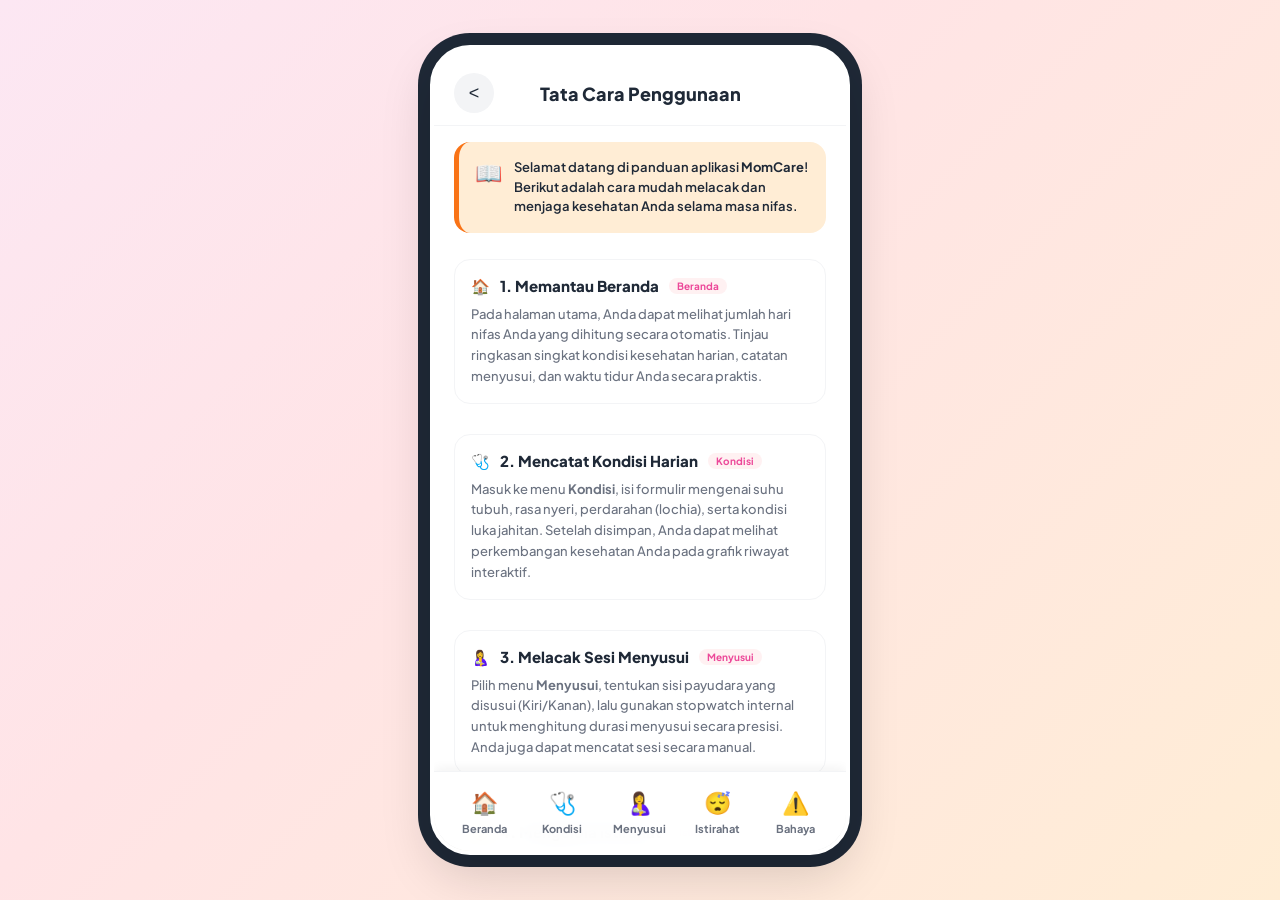
<file: MomsCare-main/MomsCare-main/panduan.html>
<!DOCTYPE html>
<html lang="id">
<head>
  <meta charset="UTF-8" />
  <meta name="viewport" content="width=device-width, initial-scale=1.0" />
  <title>MomCare – Panduan Penggunaan</title>
  <link rel="preconnect" href="https://fonts.googleapis.com" />
  <link href="https://fonts.googleapis.com/css2?family=Plus+Jakarta+Sans:wght@400;500;600;700;800&display=swap" rel="stylesheet" />
  <link rel="stylesheet" href="css/style.css" />
  <style>
    .guide-step-card {
      background: var(--white);
      border-radius: var(--radius-card);
      padding: 16px;
      margin-bottom: 12px;
      border: 1.5px solid var(--gray-light);
      display: flex;
      flex-direction: column;
      gap: 8px;
    }
    .guide-step-title {
      font-size: 15px;
      font-weight: 800;
      color: var(--gray-dark);
      display: flex;
      align-items: center;
      gap: 10px;
    }
    .guide-step-desc {
      font-size: 13px;
      color: var(--gray-medium);
      line-height: 1.6;
      font-weight: 500;
    }
    .guide-badge {
      display: inline-block;
      background: var(--pink-bg);
      color: var(--pink-primary);
      padding: 2px 8px;
      border-radius: 8px;
      font-size: 10px;
      font-weight: 700;
    }
  </style>
</head>
<body>

  <div class="phone-frame">
    <!-- Header -->
    <header class="app-header">
      <button class="header-back-btn" onclick="window.location.href='profil.html'">&lt;</button>
      <span class="header-title-text" style="margin-right:40px;">Tata Cara Penggunaan</span>
    </header>

    <!-- App Content Wrapper -->
    <div class="app-content">
      
      <div class="tip-banner" style="margin-bottom: 8px;">
        <span class="tip-icon">📖</span>
        <div class="tip-text">
          Selamat datang di panduan aplikasi <strong>MomCare</strong>! Berikut adalah cara mudah melacak dan menjaga kesehatan Anda selama masa nifas.
        </div>
      </div>

      <!-- Step 1: Dashboard -->
      <div class="guide-step-card">
        <div class="guide-step-title">
          <span>🏠</span>
          <span>1. Memantau Beranda</span>
          <span class="guide-badge">Beranda</span>
        </div>
        <p class="guide-step-desc">
          Pada halaman utama, Anda dapat melihat jumlah hari nifas Anda yang dihitung secara otomatis. Tinjau ringkasan singkat kondisi kesehatan harian, catatan menyusui, dan waktu tidur Anda secara praktis.
        </p>
      </div>

      <!-- Step 2: Kondisi Diri -->
      <div class="guide-step-card">
        <div class="guide-step-title">
          <span>🩺</span>
          <span>2. Mencatat Kondisi Harian</span>
          <span class="guide-badge">Kondisi</span>
        </div>
        <p class="guide-step-desc">
          Masuk ke menu <strong>Kondisi</strong>, isi formulir mengenai suhu tubuh, rasa nyeri, perdarahan (lochia), serta kondisi luka jahitan. Setelah disimpan, Anda dapat melihat perkembangan kesehatan Anda pada grafik riwayat interaktif.
        </p>
      </div>

      <!-- Step 3: Menyusui -->
      <div class="guide-step-card">
        <div class="guide-step-title">
          <span>🤱</span>
          <span>3. Melacak Sesi Menyusui</span>
          <span class="guide-badge">Menyusui</span>
        </div>
        <p class="guide-step-desc">
          Pilih menu <strong>Menyusui</strong>, tentukan sisi payudara yang disusui (Kiri/Kanan), lalu gunakan stopwatch internal untuk menghitung durasi menyusui secara presisi. Anda juga dapat mencatat sesi secara manual.
        </p>
      </div>

      <!-- Step 4: Istirahat -->
      <div class="guide-step-card">
        <div class="guide-step-title">
          <span>😴</span>
          <span>4. Mengelola Istirahat</span>
          <span class="guide-badge">Istirahat</span>
        </div>
        <p class="guide-step-desc">
          Aktifkan timer istirahat di menu <strong>Istirahat</strong> ketika Anda bersiap tidur. Ini membantu Anda memastikan tubuh mendapatkan tidur yang cukup untuk mempercepat penyembuhan rahim dan memicu produksi ASI.
        </p>
      </div>

      <!-- Step 5: Tanda Bahaya -->
      <div class="guide-step-card">
        <div class="guide-step-title">
          <span>⚠️</span>
          <span>5. Edukasi Tanda Bahaya</span>
          <span class="guide-badge">Bahaya</span>
        </div>
        <p class="guide-step-desc">
          Pelajari 6 gejala bahaya nifas di menu <strong>Bahaya</strong>. Jika salah satu indikator kondisi kesehatan Anda dinilai berbahaya, banner peringatan merah akan muncul di Beranda Anda. Gunakan tombol darurat untuk segera menelepon medis.
        </p>
      </div>

    </div>

    <!-- Bottom Navigation Bar (5 Icons Style) -->
    <nav class="bottom-nav">
      <a href="dashboard.html" class="nav-item-btn">
        <span class="nav-item-icon">🏠</span>
        <span class="nav-item-label">Beranda</span>
      </a>
      <a href="kondisi.html" class="nav-item-btn">
        <span class="nav-item-icon">🩺</span>
        <span class="nav-item-label">Kondisi</span>
      </a>
      <a href="menyusui.html" class="nav-item-btn">
        <span class="nav-item-icon">🤱</span>
        <span class="nav-item-label">Menyusui</span>
      </a>
      <a href="istirahat.html" class="nav-item-btn">
        <span class="nav-item-icon">😴</span>
        <span class="nav-item-label">Istirahat</span>
      </a>
      <a href="bahaya.html" class="nav-item-btn">
        <span class="nav-item-icon">⚠️</span>
        <span class="nav-item-label">Bahaya</span>
      </a>
    </nav>
  </div>

  <script src="js/api.js"></script>
</body>
</html>
</file>
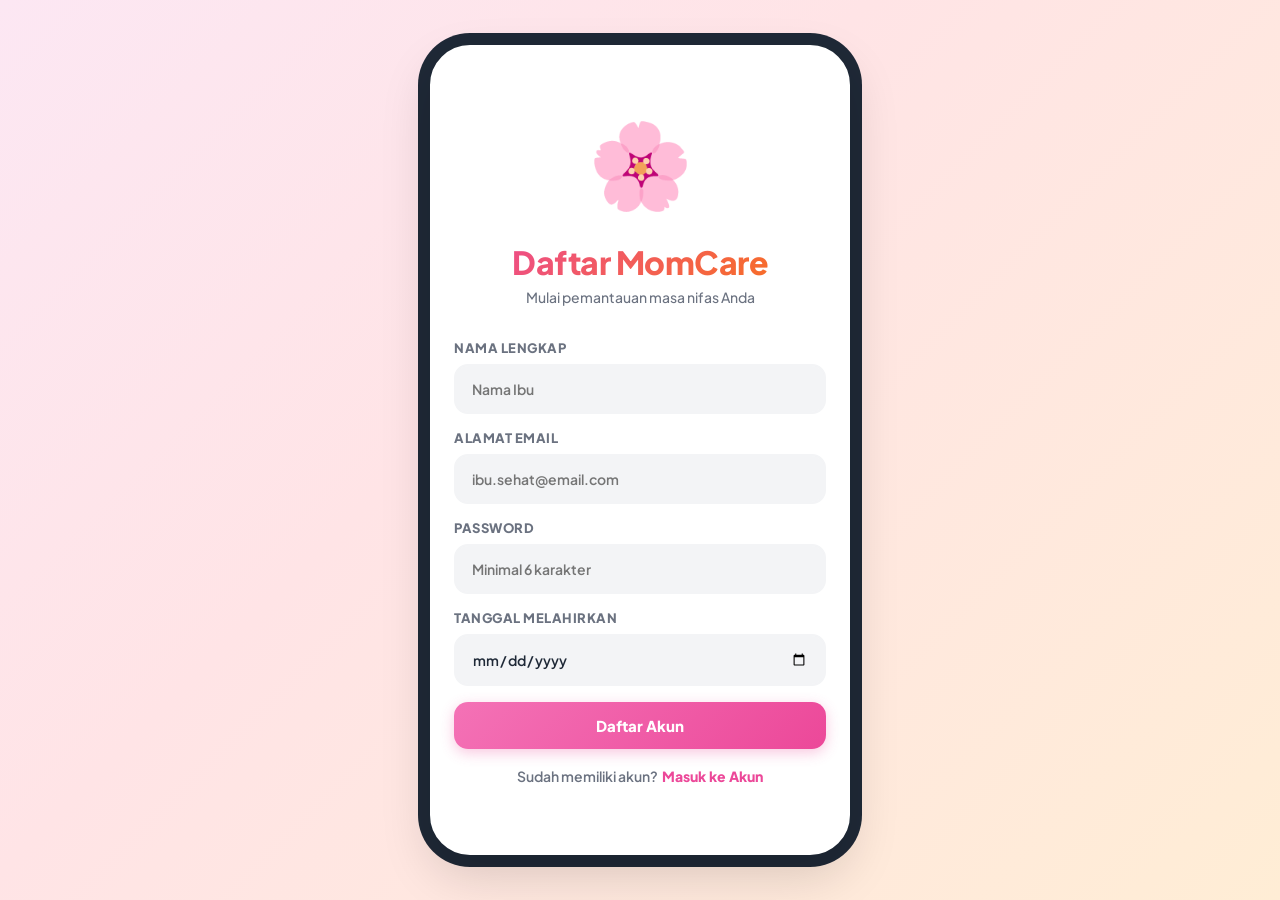
<file: MomsCare-main/MomsCare-main/register.html>
<!DOCTYPE html>
<html lang="id">
<head>
  <meta charset="UTF-8" />
  <meta name="viewport" content="width=device-width, initial-scale=1.0" />
  <title>MomCare – Daftar</title>
  <link rel="preconnect" href="https://fonts.googleapis.com" />
  <link href="https://fonts.googleapis.com/css2?family=Plus+Jakarta+Sans:wght@400;500;600;700;800&display=swap" rel="stylesheet" />
  <link rel="stylesheet" href="css/style.css" />
</head>
<body>

  <div class="phone-frame">
    <div class="app-content" style="justify-content: center; padding-bottom: 24px;">
      
      <div class="auth-illustration">🌸</div>
      
      <div class="auth-brand">
        <h1>Daftar MomCare</h1>
        <p>Mulai pemantauan masa nifas Anda</p>
      </div>

      <div id="alertBox" class="alert hidden"></div>

      <form id="registerForm">
        <div class="form-group">
          <label class="form-label">Nama Lengkap</label>
          <input id="nama" type="text" class="form-input" placeholder="Nama Ibu" required />
        </div>
        <div class="form-group">
          <label class="form-label">Alamat Email</label>
          <input id="email" type="email" class="form-input" placeholder="ibu.sehat@email.com" required />
        </div>
        <div class="form-group">
          <label class="form-label">Password</label>
          <input id="password" type="password" class="form-input" placeholder="Minimal 6 karakter" required />
        </div>
        <div class="form-group">
          <label class="form-label">Tanggal Melahirkan</label>
          <input id="tanggalMelahirkan" type="date" class="form-input" required />
        </div>
        
        <button type="submit" class="btn-primary btn-full" id="registerBtn" style="margin-top: 10px;">
          <span class="btn-text">Daftar Akun</span>
          <span class="btn-loader hidden">⏳</span>
        </button>
      </form>

      <div class="auth-btn-row">
        <span>Sudah memiliki akun? &nbsp;</span>
        <a href="index.html" class="link-pink">Masuk ke Akun</a>
      </div>

    </div>
  </div>

  <script src="js/api.js"></script>
  <script src="js/auth.js"></script>
</body>
</html>
</file>
<file: MomsCare-main/MomsCare-main/css/style.css>
/* ==========================================================================
   🌸 MomCare Postpartum - Premium Mobile Design System
   ========================================================================== */

*, *::before, *::after { box-sizing: border-box; margin: 0; padding: 0; }

:root {
  --pink-primary: #ec4899;
  --pink-light: #fbcfe8;
  --pink-bg: #fff1f2;
  --peach-primary: #f97316;
  --peach-light: #ffedd5;
  --gray-dark: #1f2937;
  --gray-medium: #6b7280;
  --gray-light: #f3f4f6;
  --white: #ffffff;
  --red-danger: #ef4444;
  --green-safe: #10b981;
  --yellow-warn: #f59e0b;
  
  --shadow-main: 0 10px 25px -5px rgba(236, 72, 153, 0.15), 0 8px 10px -6px rgba(236, 72, 153, 0.1);
  --shadow-card: 0 4px 6px -1px rgba(0, 0, 0, 0.05), 0 2px 4px -1px rgba(0, 0, 0, 0.03);
  --shadow-nav: 0 -4px 10px -1px rgba(0, 0, 0, 0.05);
  
  --radius-main: 24px;
  --radius-card: 16px;
  --radius-button: 14px;
}

body {
  font-family: 'Plus Jakarta Sans', sans-serif;
  background-color: #fce7f3;
  background-image: linear-gradient(135deg, #fce7f3 0%, #ffe4e6 40%, #ffedd5 100%);
  color: var(--gray-dark);
  min-height: 100vh;
  display: flex;
  justify-content: center;
  align-items: center;
}

/* Screen Wrapper to simulate Smartphone on Desktop */
.phone-frame {
  width: 100%;
  max-width: 420px;
  height: 90vh;
  min-height: 720px;
  max-height: 860px;
  background: var(--white);
  border-radius: 40px;
  box-shadow: 0 20px 50px rgba(0, 0, 0, 0.15), 0 0 0 12px var(--gray-dark);
  position: relative;
  overflow: hidden;
  display: flex;
  flex-direction: column;
  border: 4px solid var(--white);
}

@media (max-width: 480px) {
  body {
    background: var(--white);
    padding: 0;
  }
  .phone-frame {
    max-width: 100%;
    height: 100vh;
    min-height: 100vh;
    max-height: 100vh;
    border-radius: 0;
    box-shadow: none;
    border: none;
  }
}

/* ===== APP HEADER / TOP BAR ===== */
.app-header {
  padding: 24px 20px 12px 20px;
  background: var(--white);
  display: flex;
  align-items: center;
  justify-content: space-between;
  position: sticky;
  top: 0;
  z-index: 10;
  border-bottom: 1px solid var(--gray-light);
}
.header-left {
  display: flex;
  flex-direction: column;
}
.header-left .greet {
  font-size: 13px;
  color: var(--gray-medium);
  font-weight: 600;
}
.header-left .title {
  font-size: 20px;
  font-weight: 800;
  color: var(--gray-dark);
  margin-top: 2px;
}
.header-back-btn {
  background: var(--gray-light);
  border: none;
  width: 40px;
  height: 40px;
  border-radius: 50%;
  cursor: pointer;
  display: flex;
  align-items: center;
  justify-content: center;
  font-size: 18px;
  color: var(--gray-dark);
  transition: all 0.2s ease;
}
.header-back-btn:hover {
  background: var(--pink-light);
  color: var(--pink-primary);
}
.header-title-text {
  font-size: 18px;
  font-weight: 800;
  flex: 1;
  text-align: center;
  margin-right: 40px; /* balance back btn */
}
.header-icon-btn {
  background: var(--gray-light);
  border: none;
  width: 40px;
  height: 40px;
  border-radius: 50%;
  cursor: pointer;
  display: flex;
  align-items: center;
  justify-content: center;
  font-size: 18px;
  transition: all 0.2s ease;
}
.header-icon-btn:hover {
  background: var(--pink-light);
}

/* ===== APP CONTENT WRAPPER ===== */
.app-content {
  flex: 1;
  overflow-y: auto;
  padding: 16px 20px;
  display: flex;
  flex-direction: column;
  gap: 18px;
  padding-bottom: 96px; /* space for bottom nav */
}
.app-content::-webkit-scrollbar {
  display: none; /* Hide scrollbar for clean app feel */
}

/* ===== AUTH / IN-FRAME FORMS ===== */
.auth-wrapper {
  display: flex;
  flex-direction: column;
  justify-content: center;
  flex: 1;
  padding: 20px;
  gap: 20px;
}
.auth-illustration {
  font-size: 84px;
  text-align: center;
  margin-bottom: 8px;
  animation: floatIllustration 4s ease-in-out infinite;
}
@keyframes floatIllustration {
  0%, 100% { transform: translateY(0) rotate(0deg); }
  50% { transform: translateY(-8px) rotate(3deg); }
}
.auth-brand {
  text-align: center;
  margin-bottom: 16px;
}
.auth-brand h1 {
  font-size: 32px;
  font-weight: 900;
  letter-spacing: -0.5px;
  background: linear-gradient(135deg, var(--pink-primary), var(--peach-primary));
  -webkit-background-clip: text;
  -webkit-text-fill-color: transparent;
}
.auth-brand p {
  color: var(--gray-medium);
  font-size: 14px;
  font-weight: 500;
  margin-top: 6px;
}
.auth-btn-row {
  display: flex;
  justify-content: center;
  align-items: center;
  font-size: 14px;
  font-weight: 600;
  color: var(--gray-medium);
}
.auth-btn-row a {
  text-decoration: none;
}

/* ===== CARD DESIGN SYSTEM ===== */
.hero-card {
  background: linear-gradient(135deg, #fbcfe8 0%, #f472b6 100%);
  border-radius: var(--radius-main);
  padding: 22px;
  color: var(--white);
  position: relative;
  overflow: hidden;
  box-shadow: var(--shadow-main);
  border: 1px solid rgba(255, 255, 255, 0.2);
}
.hero-card-content {
  position: relative;
  z-index: 2;
  display: flex;
  justify-content: space-between;
  align-items: center;
}
.hero-card-text h3 {
  font-size: 24px;
  font-weight: 800;
  letter-spacing: -0.5px;
}
.hero-card-text p {
  font-size: 14px;
  opacity: 0.95;
  margin-top: 4px;
  font-weight: 600;
}
.hero-card-illustration {
  font-size: 60px;
}
.hero-card-bg {
  position: absolute;
  right: -20px;
  bottom: -20px;
  font-size: 130px;
  opacity: 0.12;
  pointer-events: none;
}

.section-card {
  background: var(--white);
  border-radius: var(--radius-card);
  padding: 18px;
  box-shadow: var(--shadow-card);
  border: 1.5px solid var(--gray-light);
}
.section-title-row {
  display: flex;
  justify-content: space-between;
  align-items: center;
  margin-bottom: 14px;
}
.section-title {
  font-size: 17px;
  font-weight: 800;
  color: var(--gray-dark);
  letter-spacing: -0.2px;
}
.section-subtitle {
  font-size: 12px;
  color: var(--pink-primary);
  text-decoration: none;
  font-weight: 700;
}

/* ===== ROW LIST ITEMS (Mockup Screen 2, 8, 10 style) ===== */
.interactive-list {
  display: flex;
  flex-direction: column;
  gap: 12px;
}
.interactive-item {
  background: var(--gray-light);
  border-radius: var(--radius-card);
  padding: 14px 18px;
  display: flex;
  align-items: center;
  justify-content: space-between;
  cursor: pointer;
  transition: all 0.2s cubic-bezier(0.4, 0, 0.2, 1);
  border: 2px solid transparent;
}
.interactive-item:hover {
  background: var(--pink-bg);
  border-color: var(--pink-light);
  transform: translateY(-1px);
}
.item-left {
  display: flex;
  align-items: center;
  gap: 14px;
}
.item-icon {
  font-size: 22px;
}
.item-name {
  font-size: 15px;
  font-weight: 700;
  color: var(--gray-dark);
}
.item-right {
  display: flex;
  align-items: center;
  gap: 8px;
  color: var(--gray-medium);
  font-size: 13px;
  font-weight: 700;
}
.item-arrow {
  font-size: 16px;
  color: var(--pink-primary);
  font-weight: 800;
}

/* ===== DASHBOARD SUMMARY ROWS (Mockup Screen 1) ===== */
.summary-grid {
  display: flex;
  flex-direction: column;
  gap: 12px;
}
.summary-row {
  display: flex;
  align-items: center;
  justify-content: space-between;
  padding: 14px 16px;
  background: var(--gray-light);
  border-radius: var(--radius-card);
  transition: all 0.2s ease;
  border: 1.5px solid transparent;
}
.summary-row:hover {
  background: var(--pink-bg);
  border-color: var(--pink-light);
}
.summary-left {
  display: flex;
  align-items: center;
  gap: 14px;
}
.summary-label {
  font-size: 14px;
  font-weight: 700;
  color: var(--gray-medium);
}
.summary-value {
  font-size: 14px;
  font-weight: 800;
  color: var(--gray-dark);
}
.summary-status-badge {
  background: var(--pink-bg);
  color: var(--pink-primary);
  padding: 4px 10px;
  border-radius: 20px;
  font-size: 12px;
  font-weight: 800;
}
.summary-status-badge.safe {
  background: #d1fae5;
  color: var(--green-safe);
}

/* Banner Tip */
.tip-banner {
  background: var(--peach-light);
  border-radius: var(--radius-card);
  padding: 16px;
  display: flex;
  gap: 12px;
  align-items: flex-start;
  border-left: 5px solid var(--peach-primary);
}
.tip-icon {
  font-size: 22px;
}
.tip-text {
  font-size: 13px;
  line-height: 1.5;
  color: var(--gray-dark);
  font-weight: 600;
}

/* Warning Banner dynamic */
.warning-banner {
  background: #fee2e2;
  border-left: 5px solid var(--red-danger);
  animation: pulseWarning 2s infinite ease-in-out;
}
@keyframes pulseWarning {
  0%, 100% { background: #fee2e2; }
  50% { background: #fecaca; }
}

/* ===== ALERT AND FORMS IN APP ===== */
.alert {
  padding: 14px 18px;
  border-radius: var(--radius-card);
  font-size: 14px;
  font-weight: 700;
  line-height: 1.4;
  margin-bottom: 12px;
}
.alert-error { background: #fef2f2; color: var(--red-danger); border: 2px solid #fecaca; }
.alert-success { background: #ecfdf5; color: var(--green-safe); border: 2px solid #a7f3d0; }

.form-group {
  display: flex;
  flex-direction: column;
  gap: 8px;
  margin-bottom: 16px;
}
.form-label {
  font-size: 13px;
  font-weight: 800;
  color: var(--gray-medium);
  text-transform: uppercase;
  letter-spacing: 0.5px;
}
.input-wrap {
  position: relative;
  display: flex;
  align-items: center;
}
.form-input, .form-select, .form-textarea {
  width: 100%;
  padding: 14px 16px;
  border: 2px solid var(--gray-light);
  border-radius: var(--radius-button);
  background: var(--gray-light);
  font-family: inherit;
  font-size: 14px;
  outline: none;
  transition: all 0.2s ease;
  font-weight: 600;
  color: var(--gray-dark);
}
.form-input:focus, .form-select:focus, .form-textarea:focus {
  border-color: var(--pink-primary);
  background: var(--white);
  box-shadow: 0 0 0 4px rgba(236, 72, 153, 0.1);
}
.pwd-toggle {
  position: absolute;
  right: 16px;
  background: none;
  border: none;
  cursor: pointer;
  font-size: 18px;
  color: var(--gray-medium);
  padding: 4px;
  outline: none;
}

/* ===== TIMER & TIMER INTERFACES ===== */
.timer-container {
  display: flex;
  flex-direction: column;
  align-items: center;
  padding: 24px 0;
  gap: 24px;
}
.timer-circle-wrap {
  width: 210px;
  height: 210px;
  border-radius: 50%;
  background: var(--pink-bg);
  border: 8px solid var(--pink-light);
  display: flex;
  flex-direction: column;
  justify-content: center;
  align-items: center;
  box-shadow: var(--shadow-main);
  animation: pulseTimer 2.5s infinite ease-in-out;
}
@keyframes pulseTimer {
  0%, 100% { transform: scale(1); box-shadow: 0 10px 25px -5px rgba(236, 72, 153, 0.15); }
  50% { transform: scale(1.03); box-shadow: 0 15px 35px -5px rgba(236, 72, 153, 0.25); }
}
.timer-text {
  font-size: 34px;
  font-weight: 800;
  color: var(--pink-primary);
  font-variant-numeric: tabular-nums;
  letter-spacing: -0.5px;
}
.timer-sub {
  font-size: 11px;
  color: var(--gray-medium);
  font-weight: 700;
  text-transform: uppercase;
  letter-spacing: 1.5px;
  margin-top: 6px;
}
.timer-actions {
  display: flex;
  gap: 12px;
  width: 100%;
}
.timer-actions button {
  flex: 1;
}

/* ===== TABS ===== */
.tab-row {
  display: flex;
  background: var(--gray-light);
  border-radius: var(--radius-button);
  padding: 4px;
  border: 1px solid rgba(0,0,0,0.03);
}
.tab-btn {
  flex: 1;
  padding: 12px 0;
  border: none;
  background: transparent;
  font-family: inherit;
  font-weight: 800;
  font-size: 14px;
  color: var(--gray-medium);
  border-radius: var(--radius-button);
  cursor: pointer;
  transition: all 0.2s cubic-bezier(0.4, 0, 0.2, 1);
}
.tab-btn.active {
  background: var(--white);
  color: var(--pink-primary);
  box-shadow: var(--shadow-card);
}

/* ===== DANGER DETAILS SCREEN (Screen 9 style) ===== */
.danger-detail-card {
  border-top: 6px solid var(--red-danger);
  border-radius: var(--radius-card);
  background: var(--white);
  padding: 22px;
  box-shadow: var(--shadow-card);
}
.danger-detail-title {
  font-size: 20px;
  font-weight: 800;
  color: var(--red-danger);
  display: flex;
  align-items: center;
  gap: 10px;
  margin-bottom: 18px;
  letter-spacing: -0.3px;
}
.danger-section-title {
  font-size: 15px;
  font-weight: 800;
  margin-bottom: 8px;
  color: var(--gray-dark);
}
.danger-desc {
  font-size: 14px;
  color: var(--gray-medium);
  line-height: 1.6;
  margin-bottom: 18px;
  font-weight: 500;
}
.checklist-item {
  display: flex;
  gap: 10px;
  align-items: flex-start;
  margin-bottom: 10px;
  font-size: 13.5px;
  font-weight: 600;
  color: var(--gray-dark);
  line-height: 1.4;
}
.checklist-icon {
  color: var(--green-safe);
  font-weight: 800;
  font-size: 15px;
}

/* ===== BOTTOM NAVIGATION BAR ===== */
.bottom-nav {
  position: absolute;
  bottom: 0;
  left: 0;
  right: 0;
  height: 80px;
  background: rgba(255, 255, 255, 0.96);
  backdrop-filter: blur(15px);
  border-top: 1px solid var(--gray-light);
  display: flex;
  justify-content: space-around;
  align-items: center;
  z-index: 100;
  box-shadow: var(--shadow-nav);
  padding: 0 12px;
}
.nav-item-btn {
  display: flex;
  flex-direction: column;
  align-items: center;
  gap: 6px;
  background: none;
  border: none;
  cursor: pointer;
  color: var(--gray-medium);
  transition: all 0.2s cubic-bezier(0.4, 0, 0.2, 1);
  flex: 1;
  text-decoration: none;
}
.nav-item-btn:hover {
  color: var(--pink-primary);
  transform: translateY(-1px);
}
.nav-item-btn.active {
  color: var(--pink-primary);
  font-weight: 800;
}
.nav-item-icon {
  font-size: 22px;
}
.nav-item-label {
  font-size: 11px;
  font-weight: 700;
}

/* ===== BUTTON STYLE SYSTEM ===== */
.btn-primary {
  background: linear-gradient(135deg, #f472b6 0%, #ec4899 100%);
  color: var(--white);
  border: none;
  padding: 14px 22px;
  border-radius: var(--radius-button);
  font-family: inherit;
  font-size: 15px;
  font-weight: 800;
  cursor: pointer;
  transition: all 0.2s cubic-bezier(0.4, 0, 0.2, 1);
  display: flex;
  align-items: center;
  justify-content: center;
  gap: 8px;
  box-shadow: 0 4px 14px rgba(236, 72, 153, 0.3);
  text-decoration: none;
}
.btn-primary:hover {
  transform: translateY(-1px);
  box-shadow: 0 6px 18px rgba(236, 72, 153, 0.4);
}
.btn-primary:active {
  transform: translateY(1px);
}
.btn-secondary {
  background: var(--peach-light);
  color: var(--peach-primary);
  border: none;
  padding: 14px 22px;
  border-radius: var(--radius-button);
  font-family: inherit;
  font-size: 15px;
  font-weight: 800;
  cursor: pointer;
  transition: all 0.2s ease;
  display: flex;
  align-items: center;
  justify-content: center;
  gap: 8px;
  text-decoration: none;
}
.btn-secondary:hover {
  background: var(--peach-primary);
  color: var(--white);
}
.btn-outline {
  background: var(--white);
  color: var(--gray-medium);
  border: 2px solid var(--gray-light);
  padding: 12px 22px;
  border-radius: var(--radius-button);
  font-family: inherit;
  font-size: 14px;
  font-weight: 800;
  cursor: pointer;
  transition: all 0.2s ease;
}
.btn-outline:hover {
  border-color: var(--gray-medium);
  background: var(--gray-light);
}
.btn-danger {
  background: #fef2f2;
  color: var(--red-danger);
  border: 2px solid #fee2e2;
  box-shadow: none;
}
.btn-danger:hover {
  background: var(--red-danger);
  color: var(--white);
  border-color: var(--red-danger);
}
.btn-full {
  width: 100%;
}

/* Sisi Selector Style */
.sisi-select-row {
  display: grid;
  grid-template-columns: 1fr 1fr;
  gap: 14px;
  width: 100%;
}
.sisi-card-btn {
  background: var(--gray-light);
  border: 2px solid transparent;
  border-radius: var(--radius-card);
  padding: 18px;
  cursor: pointer;
  transition: all 0.2s cubic-bezier(0.4, 0, 0.2, 1);
  display: flex;
  flex-direction: column;
  align-items: center;
  gap: 8px;
}
.sisi-card-btn:hover {
  background: var(--pink-bg);
  transform: translateY(-1px);
}
.sisi-card-btn.active {
  background: var(--pink-bg);
  border-color: var(--pink-primary);
  box-shadow: 0 4px 12px rgba(236, 72, 153, 0.1);
}
.sisi-card-btn .sisi-icon {
  font-size: 34px;
}
.sisi-card-btn span {
  font-size: 14px;
  font-weight: 800;
  color: var(--gray-dark);
}

/* Riwayat List Items */
.history-row {
  display: flex;
  justify-content: space-between;
  align-items: center;
  padding: 14px 0;
  border-bottom: 1.5px solid var(--gray-light);
}
.history-row:last-child {
  border-bottom: none;
}
.history-left {
  display: flex;
  flex-direction: column;
  gap: 4px;
}
.history-time {
  font-size: 14px;
  font-weight: 800;
  color: var(--gray-dark);
}
.history-sub {
  font-size: 12px;
  color: var(--gray-medium);
  font-weight: 600;
}
.history-right {
  font-size: 14px;
  font-weight: 800;
  color: var(--pink-primary);
}

/* Profile header (Screen 10) */
.profile-card {
  display: flex;
  align-items: center;
  gap: 18px;
  padding: 18px;
  background: var(--pink-bg);
  border-radius: var(--radius-card);
  border: 2px solid var(--pink-light);
}
.profile-avatar-big {
  font-size: 52px;
}
.profile-details h3 {
  font-size: 18px;
  font-weight: 800;
  color: var(--gray-dark);
}
.profile-details p {
  font-size: 13px;
  color: var(--gray-medium);
  margin-top: 2px;
  font-weight: 500;
}
.profile-details .days-badge {
  display: inline-block;
  background: var(--pink-primary);
  color: var(--white);
  padding: 3px 10px;
  border-radius: 12px;
  font-size: 11px;
  font-weight: 800;
  margin-top: 6px;
}

/* Chart visualization (Screen 3) */
.chart-container {
  height: 130px;
  display: flex;
  align-items: flex-end;
  justify-content: space-around;
  padding: 12px 0;
  border-bottom: 2.5px solid var(--gray-light);
}
.chart-bar-wrap {
  display: flex;
  flex-direction: column;
  align-items: center;
  gap: 8px;
  width: 44px;
}
.chart-bar {
  width: 20px;
  background: linear-gradient(180deg, var(--pink-light) 0%, var(--pink-primary) 100%);
  border-radius: 6px 6px 0 0;
  transition: height 0.6s cubic-bezier(0.4, 0, 0.2, 1);
  box-shadow: 0 2px 4px rgba(0,0,0,0.05);
}
.chart-label {
  font-size: 11px;
  font-weight: 800;
  color: var(--gray-medium);
}
.chart-legend {
  display: flex;
  justify-content: center;
  gap: 16px;
  font-size: 12px;
  font-weight: 700;
  color: var(--gray-medium);
  margin-top: 10px;
}
.legend-item {
  display: flex;
  align-items: center;
  gap: 6px;
}
.legend-color {
  width: 10px;
  height: 10px;
  border-radius: 50%;
}

.pulsing-dot {
  width: 10px;
  height: 10px;
  background: var(--red-danger);
  border-radius: 50%;
  animation: pulseDot 1.5s infinite;
}
@keyframes pulseDot {
  0% { transform: scale(0.9); opacity: 1; }
  50% { transform: scale(1.3); opacity: 0.5; }
  100% { transform: scale(0.9); opacity: 1; }
}

.link-pink {
  color: var(--pink-primary);
  font-weight: 800;
}
.link-pink:hover {
  text-decoration: underline;
}

.hidden {
  display: none !important;
}

.empty-state {
  text-align: center;
  color: var(--gray-medium);
  font-size: 13.5px;
  font-weight: 600;
  padding: 24px 0;
}
</file>
